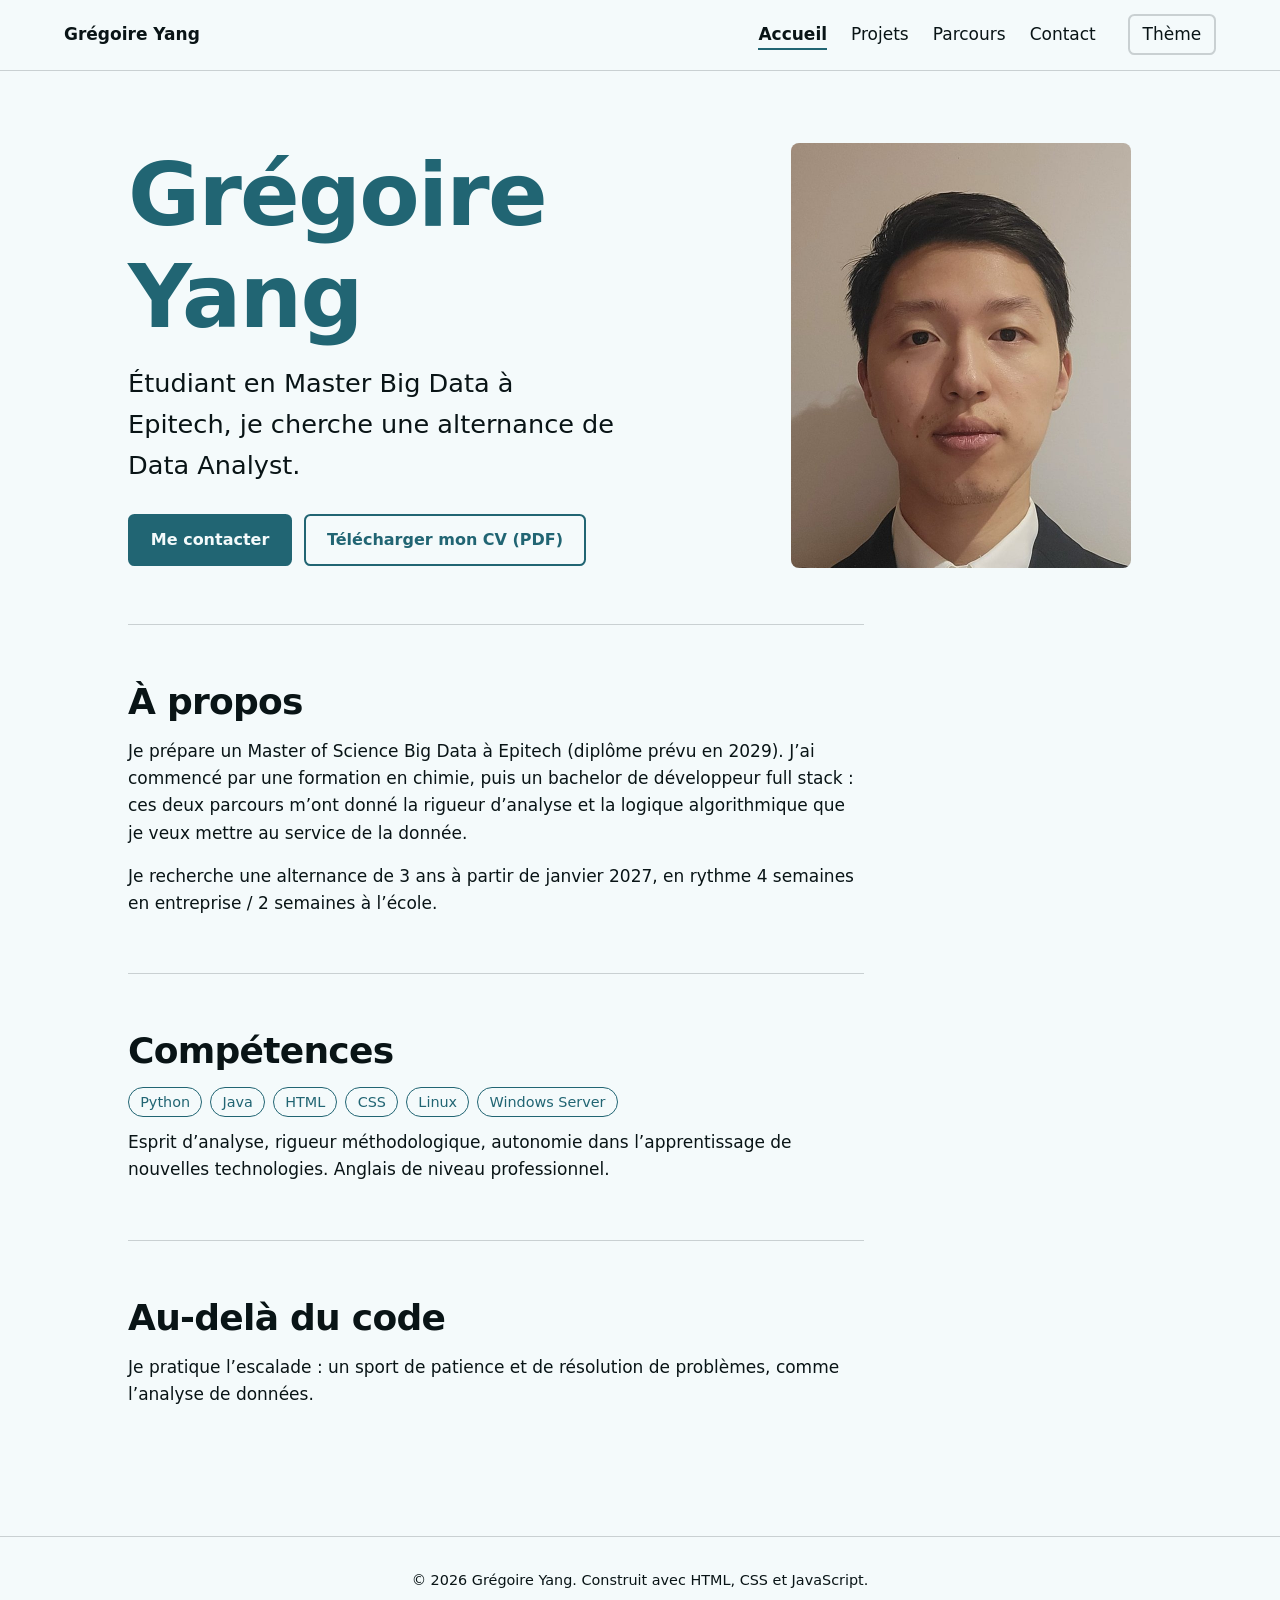
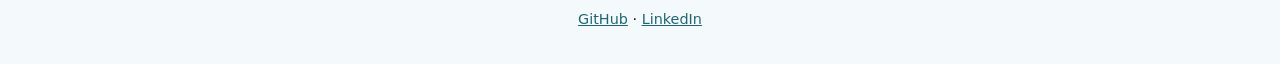
<file: index.html>
<!doctype html>
<html lang="fr">
  <head>
    <meta charset="UTF-8" />
    <meta http-equiv="Content-Security-Policy" content="default-src 'self'; script-src 'self'; style-src 'self'; img-src 'self' data:; connect-src 'self' https://formspree.io; form-action https://formspree.io; base-uri 'none'; object-src 'none'" />
    <meta name="referrer" content="strict-origin-when-cross-origin" />
    <script src="js/theme.js"></script>
    <meta name="viewport" content="width=device-width, initial-scale=1.0" />
    <title>Accueil | Grégoire Yang</title>
    <meta name="description" content="Portfolio de Grégoire Yang, étudiant en Master Big Data à Epitech, en recherche d’alternance Data Analyst." />
    <link rel="stylesheet" href="css/style.css" />
  </head>
  <body>
    <a class="skip" href="#content">Aller au contenu</a>
    <nav id="main-navbar" class="nav" aria-label="Navigation principale"></nav>
    <main id="content" class="main">
      <section class="hero">
        <div>
          <h1 class="hero__title">Grégoire Yang</h1>
          <p class="hero__tagline">Étudiant en Master Big Data à Epitech, je cherche une alternance de Data Analyst.</p>
          <div class="hero__actions">
            <a class="btn" href="contact.html">Me contacter</a>
            <a class="btn btn--ghost" href="assets/cv-gregoire-yang.pdf" download>Télécharger mon CV (PDF)</a>
          </div>
        </div>
        <img class="hero__photo" src="assets/photo.jpg" width="340" height="425" alt="Portrait de Grégoire Yang, en costume sombre et chemise blanche" />
      </section>
      <section class="section">
        <h2>À propos</h2>
        <p>Je prépare un Master of Science Big Data à Epitech (diplôme prévu en 2029). J’ai commencé par une formation en chimie, puis un bachelor de développeur full stack : ces deux parcours m’ont donné la rigueur d’analyse et la logique algorithmique que je veux mettre au service de la donnée.</p>
        <p>Je recherche une alternance de 3 ans à partir de janvier 2027, en rythme 4 semaines en entreprise / 2 semaines à l’école.</p>
      </section>
      <section class="section">
        <h2>Compétences</h2>
        <ul class="tags" aria-label="Compétences techniques">
          <li class="tag">Python</li><li class="tag">Java</li><li class="tag">HTML</li><li class="tag">CSS</li><li class="tag">Linux</li><li class="tag">Windows Server</li>
        </ul>
        <p>Esprit d’analyse, rigueur méthodologique, autonomie dans l’apprentissage de nouvelles technologies. Anglais de niveau professionnel.</p>
      </section>
      <section class="section">
        <h2>Au-delà du code</h2>
        <p>Je pratique l’escalade : un sport de patience et de résolution de problèmes, comme l’analyse de données.</p>
      </section>
    </main>
    <footer id="main-footer" class="footer"></footer>
    <script src="js/include.js"></script>
    <script src="js/interactive.js"></script>
  </body>
</html>
</file>
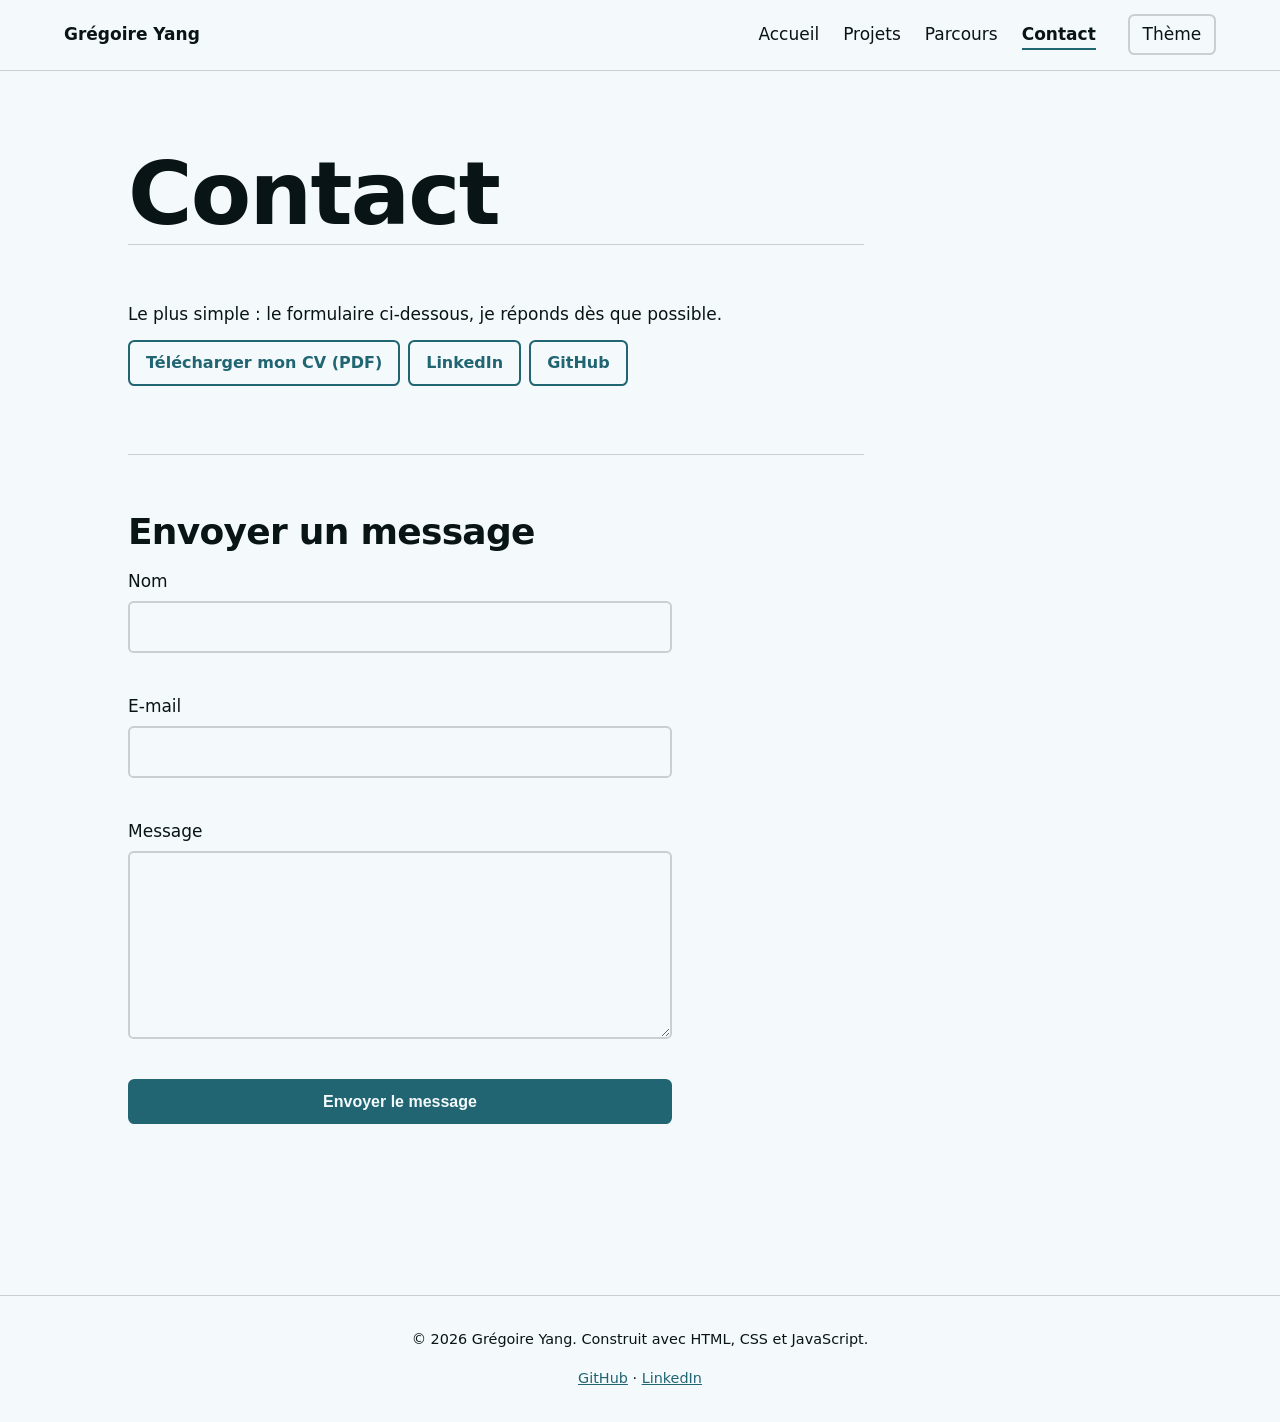
<file: contact.html>
<!doctype html>
<html lang="fr">
  <head>
    <meta charset="UTF-8" />
    <meta http-equiv="Content-Security-Policy" content="default-src 'self'; script-src 'self'; style-src 'self'; img-src 'self' data:; connect-src 'self' https://formspree.io; form-action https://formspree.io; base-uri 'none'; object-src 'none'" />
    <meta name="referrer" content="strict-origin-when-cross-origin" />
    <script src="js/theme.js"></script>
    <meta name="viewport" content="width=device-width, initial-scale=1.0" />
    <title>Contact | Grégoire Yang</title>
    <meta name="description" content="Contacter Grégoire Yang via le formulaire, LinkedIn ou GitHub, et télécharger son CV." />
    <link rel="stylesheet" href="css/style.css" />
  </head>
  <body>
    <a class="skip" href="#content">Aller au contenu</a>
    <nav id="main-navbar" class="nav" aria-label="Navigation principale"></nav>
    <main id="content" class="main">
      <h1>Contact</h1>
      <section class="section">
        <p>Le plus simple : le formulaire ci-dessous, je réponds dès que possible.</p>
        <ul class="tags" aria-label="Liens">
          <li><a class="btn btn--ghost" href="assets/cv-gregoire-yang.pdf" download>Télécharger mon CV (PDF)</a></li>
          <li><a class="btn btn--ghost" href="https://www.linkedin.com/in/gr%C3%A9goire-yang-08a01b301/" rel="noopener noreferrer">LinkedIn</a></li>
          <li><a class="btn btn--ghost" href="https://github.com/gregoireY" rel="noopener noreferrer">GitHub</a></li>
        </ul>
      </section>
      <section class="section" aria-labelledby="f">
        <h2 id="f">Envoyer un message</h2>
        <form class="form" action="https://formspree.io/f/mgaaaewd" method="POST" novalidate>
          <div class="form__field"><label for="name">Nom</label><input class="form__input" id="name" name="name" autocomplete="name" maxlength="100" required aria-describedby="name-err" /><span class="form__error" id="name-err"></span></div>
          <div class="form__field"><label for="email">E-mail</label><input class="form__input" id="email" name="email" type="email" autocomplete="email" maxlength="150" required aria-describedby="email-err" /><span class="form__error" id="email-err"></span></div>
          <div class="form__field"><label for="msg">Message</label><textarea class="form__input" id="msg" name="message" rows="6" maxlength="2000" required aria-describedby="msg-err"></textarea><span class="form__error" id="msg-err"></span></div>
          <input class="form__trap" type="text" name="_gotcha" tabindex="-1" autocomplete="off" aria-hidden="true" />
          <button class="btn" type="submit">Envoyer le message</button>
          <p class="form__status" role="status"></p>
        </form>
      </section>
    </main>
    <footer id="main-footer" class="footer"></footer>
    <script src="js/include.js"></script>
    <script src="js/interactive.js"></script>
  </body>
</html>
</file>
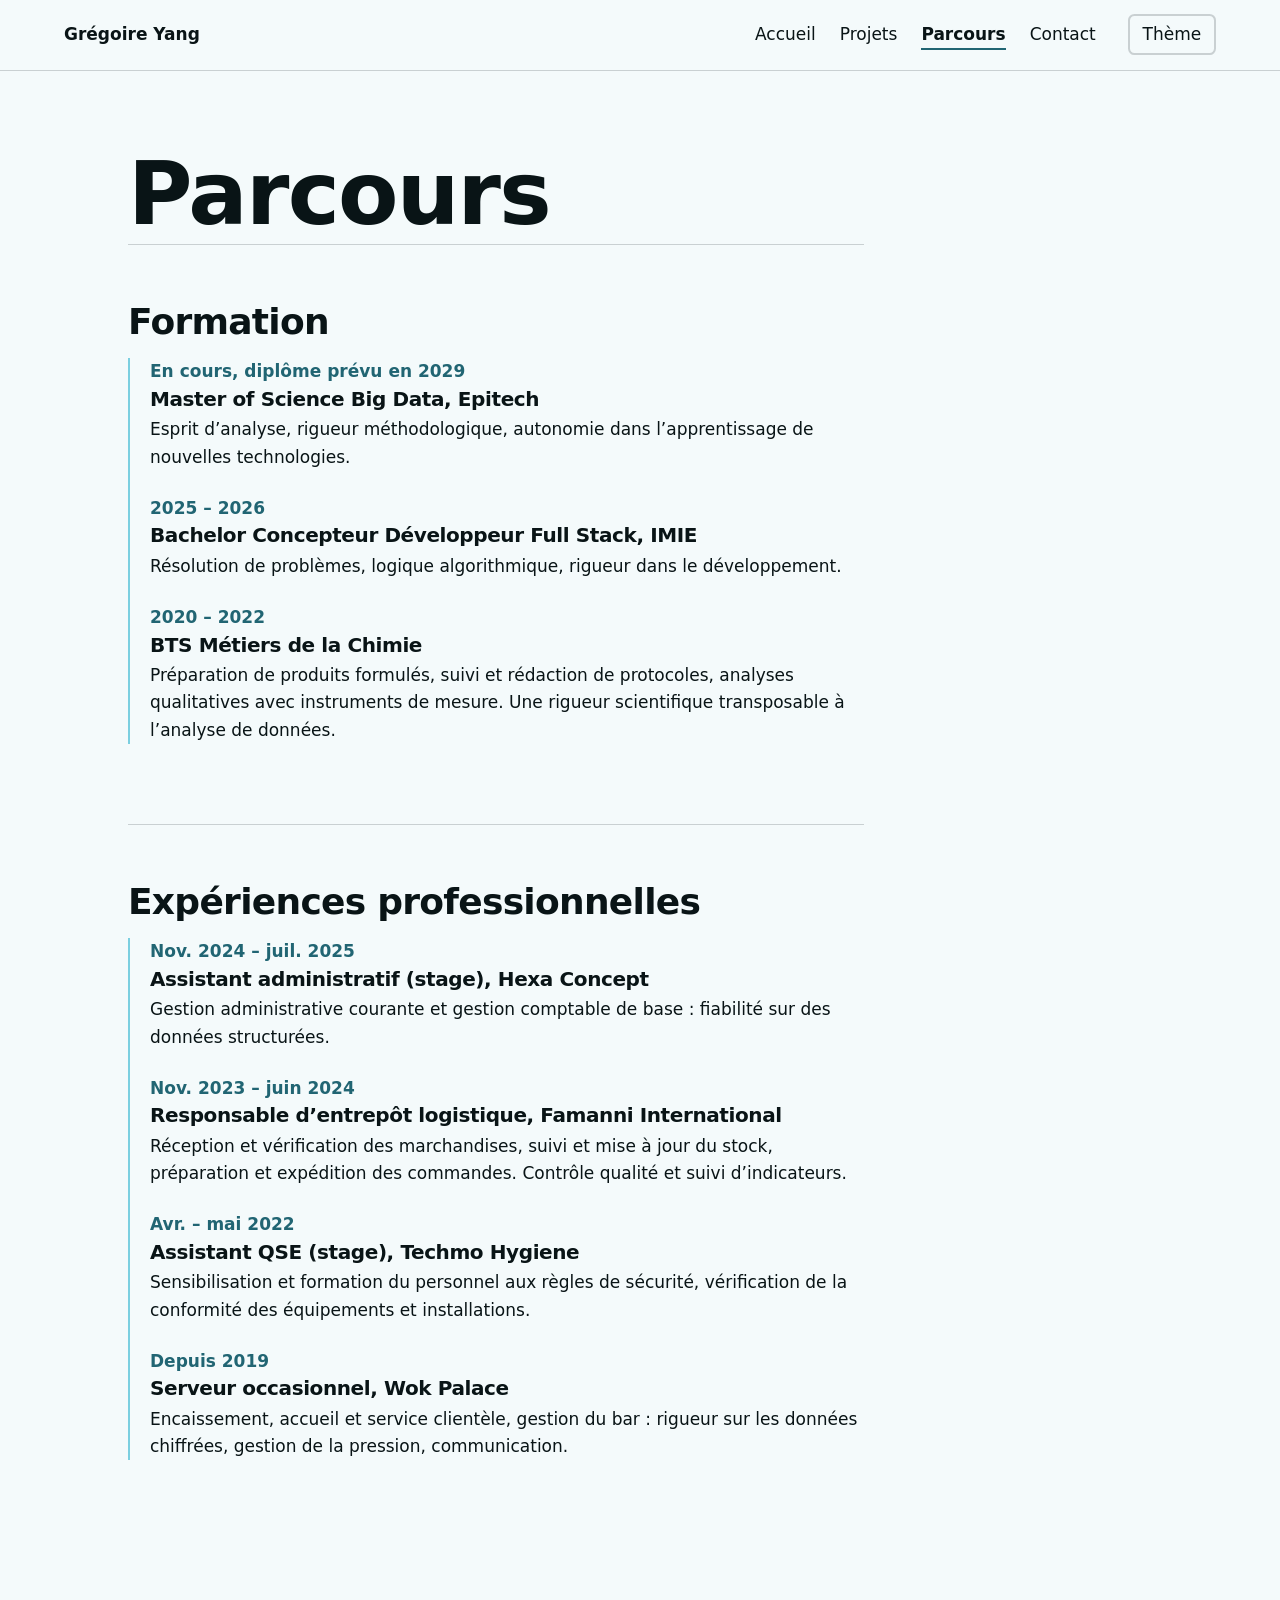
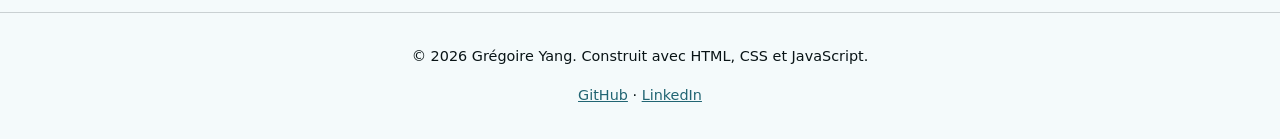
<file: journey.html>
<!doctype html>
<html lang="fr">
  <head>
    <meta charset="UTF-8" />
    <meta http-equiv="Content-Security-Policy" content="default-src 'self'; script-src 'self'; style-src 'self'; img-src 'self' data:; connect-src 'self' https://formspree.io; form-action https://formspree.io; base-uri 'none'; object-src 'none'" />
    <meta name="referrer" content="strict-origin-when-cross-origin" />
    <script src="js/theme.js"></script>
    <meta name="viewport" content="width=device-width, initial-scale=1.0" />
    <title>Parcours | Grégoire Yang</title>
    <meta name="description" content="Formation et expériences professionnelles de Grégoire Yang." />
    <link rel="stylesheet" href="css/style.css" />
  </head>
  <body>
    <a class="skip" href="#content">Aller au contenu</a>
    <nav id="main-navbar" class="nav" aria-label="Navigation principale"></nav>
    <main id="content" class="main">
      <h1>Parcours</h1>
      <section class="section">
        <h2>Formation</h2>
        <ol class="timeline">
          <li class="timeline__item"><span class="timeline__date">En cours, diplôme prévu en 2029</span><h3>Master of Science Big Data, Epitech</h3><p>Esprit d’analyse, rigueur méthodologique, autonomie dans l’apprentissage de nouvelles technologies.</p></li>
          <li class="timeline__item"><span class="timeline__date">2025 – 2026</span><h3>Bachelor Concepteur Développeur Full Stack, IMIE</h3><p>Résolution de problèmes, logique algorithmique, rigueur dans le développement.</p></li>
          <li class="timeline__item"><span class="timeline__date">2020 – 2022</span><h3>BTS Métiers de la Chimie</h3><p>Préparation de produits formulés, suivi et rédaction de protocoles, analyses qualitatives avec instruments de mesure. Une rigueur scientifique transposable à l’analyse de données.</p></li>
        </ol>
      </section>
      <section class="section">
        <h2>Expériences professionnelles</h2>
        <ol class="timeline">
          <li class="timeline__item"><span class="timeline__date">Nov. 2024 – juil. 2025</span><h3>Assistant administratif (stage), Hexa Concept</h3><p>Gestion administrative courante et gestion comptable de base : fiabilité sur des données structurées.</p></li>
          <li class="timeline__item"><span class="timeline__date">Nov. 2023 – juin 2024</span><h3>Responsable d’entrepôt logistique, Famanni International</h3><p>Réception et vérification des marchandises, suivi et mise à jour du stock, préparation et expédition des commandes. Contrôle qualité et suivi d’indicateurs.</p></li>
          <li class="timeline__item"><span class="timeline__date">Avr. – mai 2022</span><h3>Assistant QSE (stage), Techmo Hygiene</h3><p>Sensibilisation et formation du personnel aux règles de sécurité, vérification de la conformité des équipements et installations.</p></li>
          <li class="timeline__item"><span class="timeline__date">Depuis 2019</span><h3>Serveur occasionnel, Wok Palace</h3><p>Encaissement, accueil et service clientèle, gestion du bar : rigueur sur les données chiffrées, gestion de la pression, communication.</p></li>
        </ol>
      </section>
    </main>
    <footer id="main-footer" class="footer"></footer>
    <script src="js/include.js"></script>
    <script src="js/interactive.js"></script>
  </body>
</html>
</file>
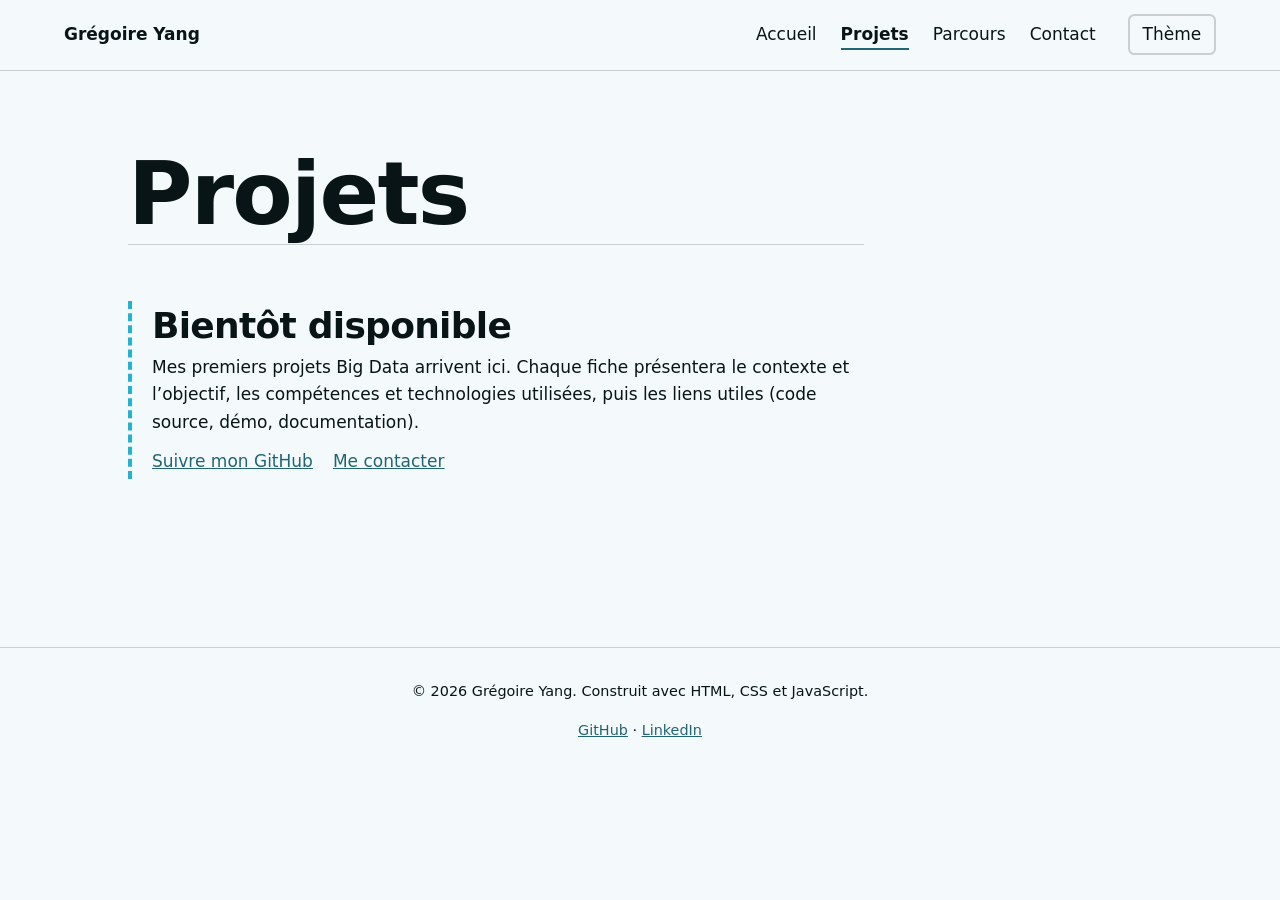
<file: projects.html>
<!doctype html>
<html lang="fr">
  <head>
    <meta charset="UTF-8" />
    <meta http-equiv="Content-Security-Policy" content="default-src 'self'; script-src 'self'; style-src 'self'; img-src 'self' data:; connect-src 'self' https://formspree.io; form-action https://formspree.io; base-uri 'none'; object-src 'none'" />
    <meta name="referrer" content="strict-origin-when-cross-origin" />
    <script src="js/theme.js"></script>
    <meta name="viewport" content="width=device-width, initial-scale=1.0" />
    <title>Projets | Grégoire Yang</title>
    <meta name="description" content="Les projets de Grégoire Yang arrivent bientôt." />
    <link rel="stylesheet" href="css/style.css" />
  </head>
  <body>
    <a class="skip" href="#content">Aller au contenu</a>
    <nav id="main-navbar" class="nav" aria-label="Navigation principale"></nav>
    <main id="content" class="main">
      <h1>Projets</h1>
      <section class="section" aria-labelledby="soon">
        <article class="card card--todo">
          <h2 class="card__title" id="soon">Bientôt disponible</h2>
          <p>Mes premiers projets Big Data arrivent ici. Chaque fiche présentera le contexte et l’objectif, les compétences et technologies utilisées, puis les liens utiles (code source, démo, documentation).</p>
          <div class="card__links">
            <a href="https://github.com/gregoireY" rel="noopener noreferrer">Suivre mon GitHub</a>
            <a href="contact.html">Me contacter</a>
          </div>
        </article>
      </section>
    </main>
    <footer id="main-footer" class="footer"></footer>
    <script src="js/include.js"></script>
    <script src="js/interactive.js"></script>
  </body>
</html>
</file>
<file: css/style.css>
* {
  margin: 0;
  padding: 0;
  box-sizing: border-box;
}
:root {
  --text: #091416;
  --bg: #f4fafb;
  --primary: #216573;
  --secondary: #7bcfe0;
  --accent: #25b1d0;
  --line: rgba(9, 20, 22, 0.18);
  --pad: clamp(20px, 5vw, 64px);
}
@media (prefers-color-scheme: dark) {
  :root:not([data-theme="light"]) {
    --text: #e9f4f6;
    --bg: #040a0b;
    --primary: #1f7384;
    --secondary: #8cd0de;
    --accent: #2fbbda;
    --line: rgba(233, 244, 246, 0.2);
    color-scheme: dark;
  }
}
:root[data-theme="dark"] {
  --text: #e9f4f6;
  --bg: #040a0b;
  --primary: #8cd0de;
  --secondary: #1f7384;
  --accent: #2fbbda;
  --line: rgba(233, 244, 246, 0.2);
  color-scheme: dark;
}
:root[data-theme="light"] {
  color-scheme: light;
}
@media (prefers-reduced-motion: no-preference) {
  html {
    scroll-behavior: smooth;
  }
}
body {
  font-family:
    system-ui,
    -apple-system,
    "Segoe UI",
    Roboto,
    sans-serif;
  background: var(--bg);
  color: var(--text);
  line-height: 1.6;
  font-size: 1.0625rem;
}
a {
  color: var(--primary);
}
:focus-visible {
  outline: 3px solid var(--accent);
  outline-offset: 3px;
}
h1,
h2,
h3 {
  line-height: 1.15;
  letter-spacing: -0.02em;
}
h1 {
  font-size: clamp(2.6rem, 8vw, 5.5rem);
}
h2 {
  font-size: clamp(1.6rem, 4vw, 2.25rem);
  margin-bottom: 1rem;
}
h3 {
  font-size: 1.25rem;
}
p + p {
  margin-top: 1rem;
}
.skip {
  position: absolute;
  left: -999px;
  background: var(--primary);
  color: var(--bg);
  padding: 0.5rem 1rem;
}
.skip:focus {
  left: 0;
  top: 0;
  z-index: 2000;
}

/* Navbar */
.nav {
  position: sticky;
  top: 0;
  z-index: 1000;
  background: var(--bg);
  border-bottom: 1px solid var(--line);
  padding: 0 var(--pad);
}
.nav__inner {
  display: flex;
  flex-wrap: wrap;
  align-items: center;
  justify-content: space-between;
  gap: 0.5rem 2rem;
  padding: 0.9rem 0;
  max-width: 72rem;
  margin: auto;
}
.nav__brand {
  font-weight: 700;
  text-decoration: none;
  color: var(--text);
}
.nav__list {
  display: flex;
  flex-wrap: wrap;
  gap: 0.25rem 1.5rem;
  list-style: none;
}
.nav__link {
  color: var(--text);
  text-decoration: none;
  padding: 0.25rem 0;
  border-bottom: 2px solid transparent;
}
.nav__link:hover {
  border-bottom-color: var(--secondary);
}
.nav__link[aria-current="page"] {
  border-bottom-color: var(--primary);
  font-weight: 600;
}

/* Layout */
.main {
  max-width: 72rem;
  margin: auto;
  padding: clamp(2rem, 6vw, 4.5rem) var(--pad);
}
.section {
  padding: clamp(2rem, 5vw, 3.5rem) 0;
  border-top: 1px solid var(--line);
  max-width: 46rem;
}
.section:first-child {
  border-top: 0;
  padding-top: 0;
}
.footer {
  border-top: 1px solid var(--line);
  padding: 2rem var(--pad);
  text-align: center;
  font-size: 0.9rem;
}

/* Hero */
.hero {
  display: grid;
  grid-template-columns: 1fr;
  gap: 2rem;
  align-items: center;
  padding-bottom: clamp(2rem, 5vw, 3.5rem);
}
@media (min-width: 768px) {
  .hero {
    grid-template-columns: 1.6fr 1fr;
  }
}
.hero__title {
  color: var(--primary);
}
.hero__tagline {
  font-size: clamp(1.2rem, 3vw, 1.6rem);
  margin: 1rem 0 1.75rem;
  max-width: 30ch;
}
.hero__photo {
  width: 100%;
  max-width: 340px;
  height: auto;
  border-radius: 0.5rem;
  justify-self: center;
}
.hero__actions {
  display: flex;
  flex-wrap: wrap;
  gap: 0.75rem;
}

/* Buttons & tags */
.btn {
  display: inline-block;
  padding: 0.7rem 1.3rem;
  border: 2px solid var(--primary);
  border-radius: 0.4rem;
  text-decoration: none;
  font-weight: 600;
  background: var(--primary);
  color: var(--bg);
  cursor: pointer;
  font-size: 1rem;
}
.btn--ghost {
  background: transparent;
  color: var(--primary);
}
.btn:hover {
  filter: brightness(1.1);
}
.tags {
  display: flex;
  flex-wrap: wrap;
  gap: 0.5rem;
  list-style: none;
  margin: 0.75rem 0;
}
.tag {
  border: 1px solid var(--primary);
  color: var(--primary);
  padding: 0.15rem 0.7rem;
  border-radius: 2rem;
  font-size: 0.9rem;
}

/* Project cards */
.card {
  border-left: 4px solid var(--accent);
  padding: 0.25rem 0 0.25rem 1.25rem;
  margin-bottom: 2.5rem;
}
.card__title {
  margin-bottom: 0.5rem;
}
.card__label {
  font-weight: 700;
}
.card__links {
  margin-top: 0.75rem;
  display: flex;
  flex-wrap: wrap;
  gap: 1.25rem;
}
.card--todo {
  border-left-style: dashed;
}

/* Timeline */
.timeline {
  list-style: none;
  border-left: 2px solid var(--secondary);
  padding-left: 1.25rem;
}
.timeline__item {
  margin-bottom: 1.5rem;
}
.timeline__date {
  font-weight: 700;
  color: var(--primary);
}

/* Form */
.form {
  display: grid;
  gap: 1.1rem;
  max-width: 34rem;
}
.form__field {
  display: grid;
  gap: 0.35rem;
}
.form__input {
  font: inherit;
  color: var(--text);
  background: var(--bg);
  border: 2px solid var(--line);
  border-radius: 0.35rem;
  padding: 0.65rem 0.8rem;
  width: 100%;
}
.form__input:focus {
  border-color: var(--primary);
}
.note {
  font-size: 0.9rem;
  opacity: 0.85;
}

/* Navbar : outils, menu mobile */
.nav__tools {
  display: flex;
  gap: 0.5rem;
}
.nav__btn,
.chip {
  font: inherit;
  background: transparent;
  color: var(--text);
  border: 2px solid var(--line);
  border-radius: 0.4rem;
  padding: 0.3rem 0.8rem;
  cursor: pointer;
  min-height: 2.5rem;
}
.nav__btn:hover,
.chip:hover {
  border-color: var(--primary);
}
.nav__burger {
  display: none;
}
.chip {
  border-radius: 2rem;
}
.chip[aria-pressed="true"] {
  background: var(--primary);
  border-color: var(--primary);
  color: var(--bg);
}
@media (max-width: 767px) {
  .js .nav__burger {
    display: inline-block;
  }
  .nav__list {
    order: 3;
    width: 100%;
    flex-direction: column;
    gap: 0;
  }
  .js .nav__list {
    display: none;
  }
  .js .nav__list.is-open {
    display: flex;
  }
  .nav__link {
    display: block;
    padding: 0.7rem 0;
  }
}
@media (min-width: 768px) {
  .nav__list {
    margin-left: auto;
  }
}

/* Projets : filtre et grille */
.filter {
  display: flex;
  flex-wrap: wrap;
  gap: 0.5rem;
  margin: 1.5rem 0 0.5rem;
}
.projects {
  display: grid;
  gap: 2rem;
  grid-template-columns: repeat(auto-fit, minmax(min(100%, 20rem), 1fr));
  padding-top: 1.5rem;
}
.projects .card {
  margin: 0;
}
.card[hidden] {
  display: none;
}

/* Formulaire */
.form__error {
  color: #b3261e;
  font-size: 0.9rem;
  min-height: 1.2em;
}
@media (prefers-color-scheme: dark) {
  :root:not([data-theme="light"]) .form__error {
    color: #ff9a92;
  }
}
:root[data-theme="dark"] .form__error {
  color: #ff9a92;
}
.form__input[aria-invalid="true"] {
  border-color: #b3261e;
}
.form__trap {
  position: absolute;
  left: -9999px;
  height: 0;
  width: 0;
  opacity: 0;
}
.form__status {
  font-weight: 600;
  min-height: 1.5em;
}
.timeline__item h3 {
  margin: 0.15rem 0 0.35rem;
}
.tags .btn {
  padding: 0.5rem 1rem;
}
</file>
